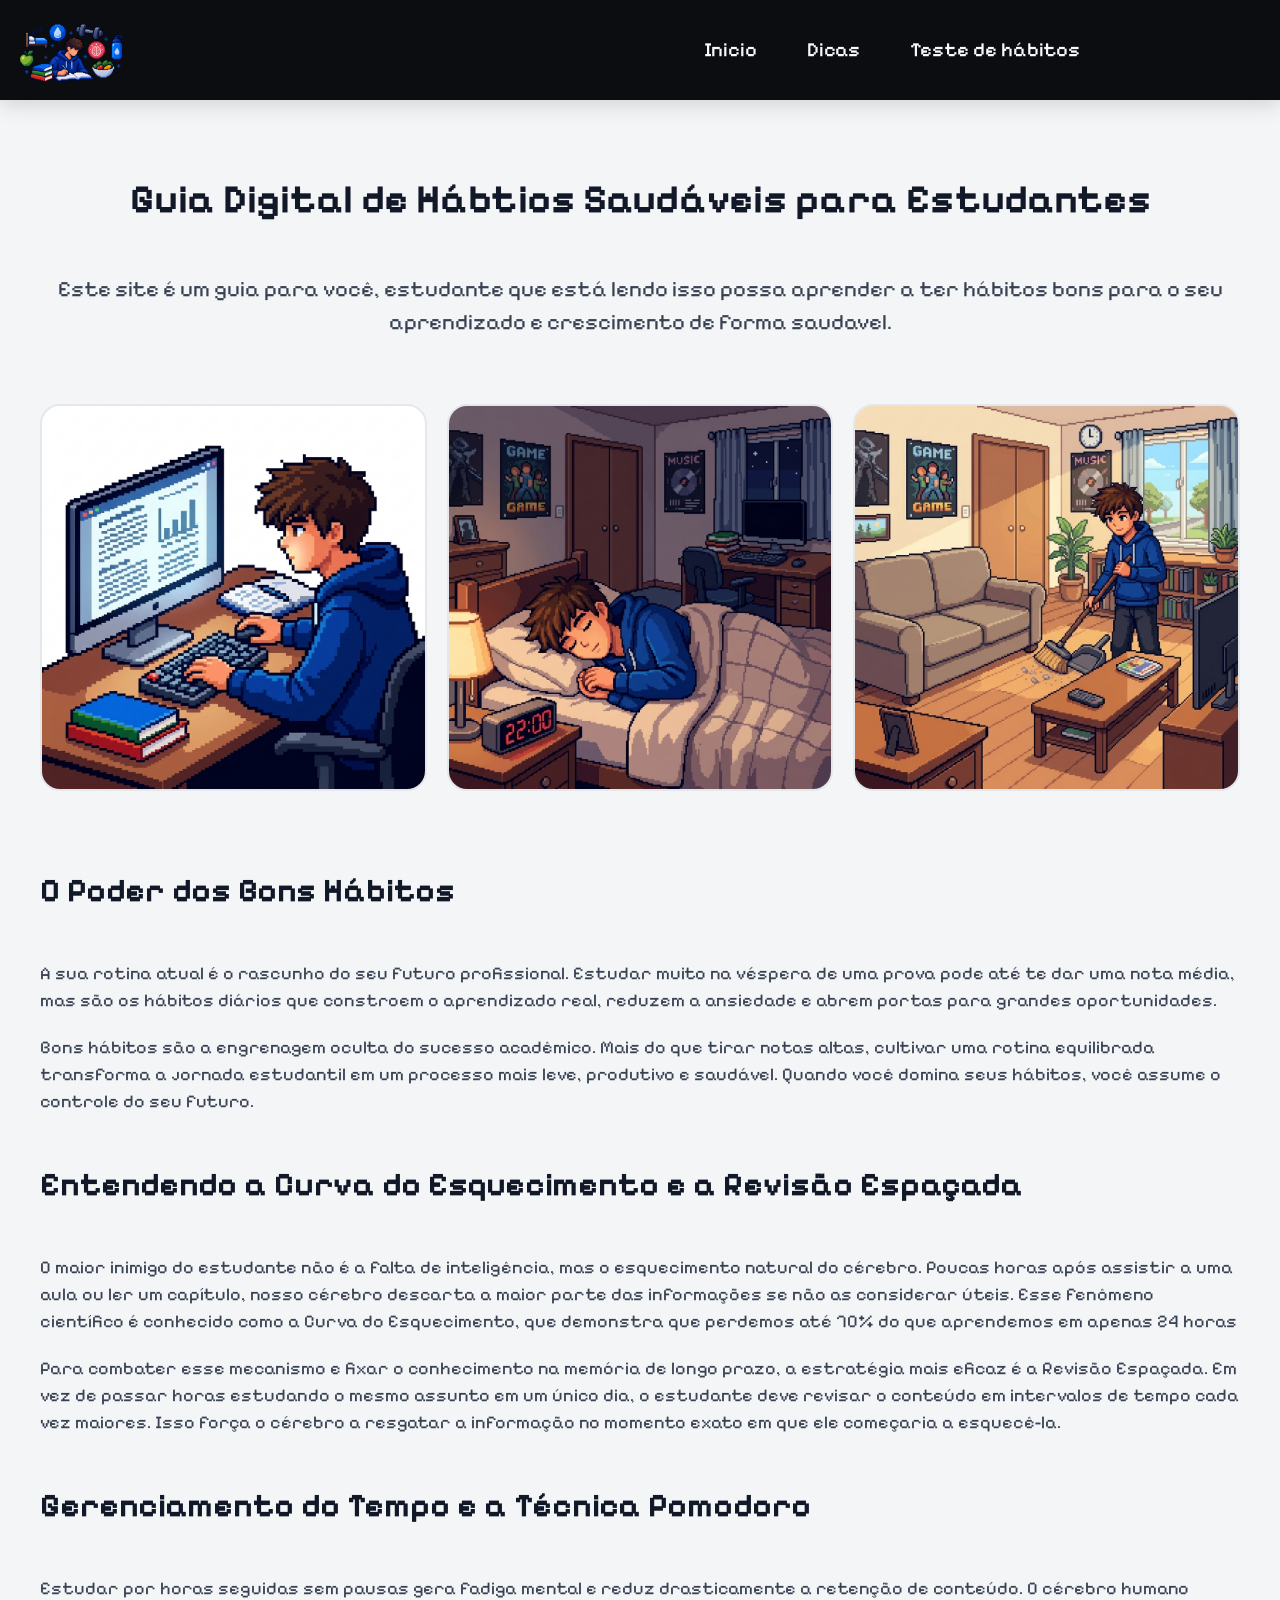
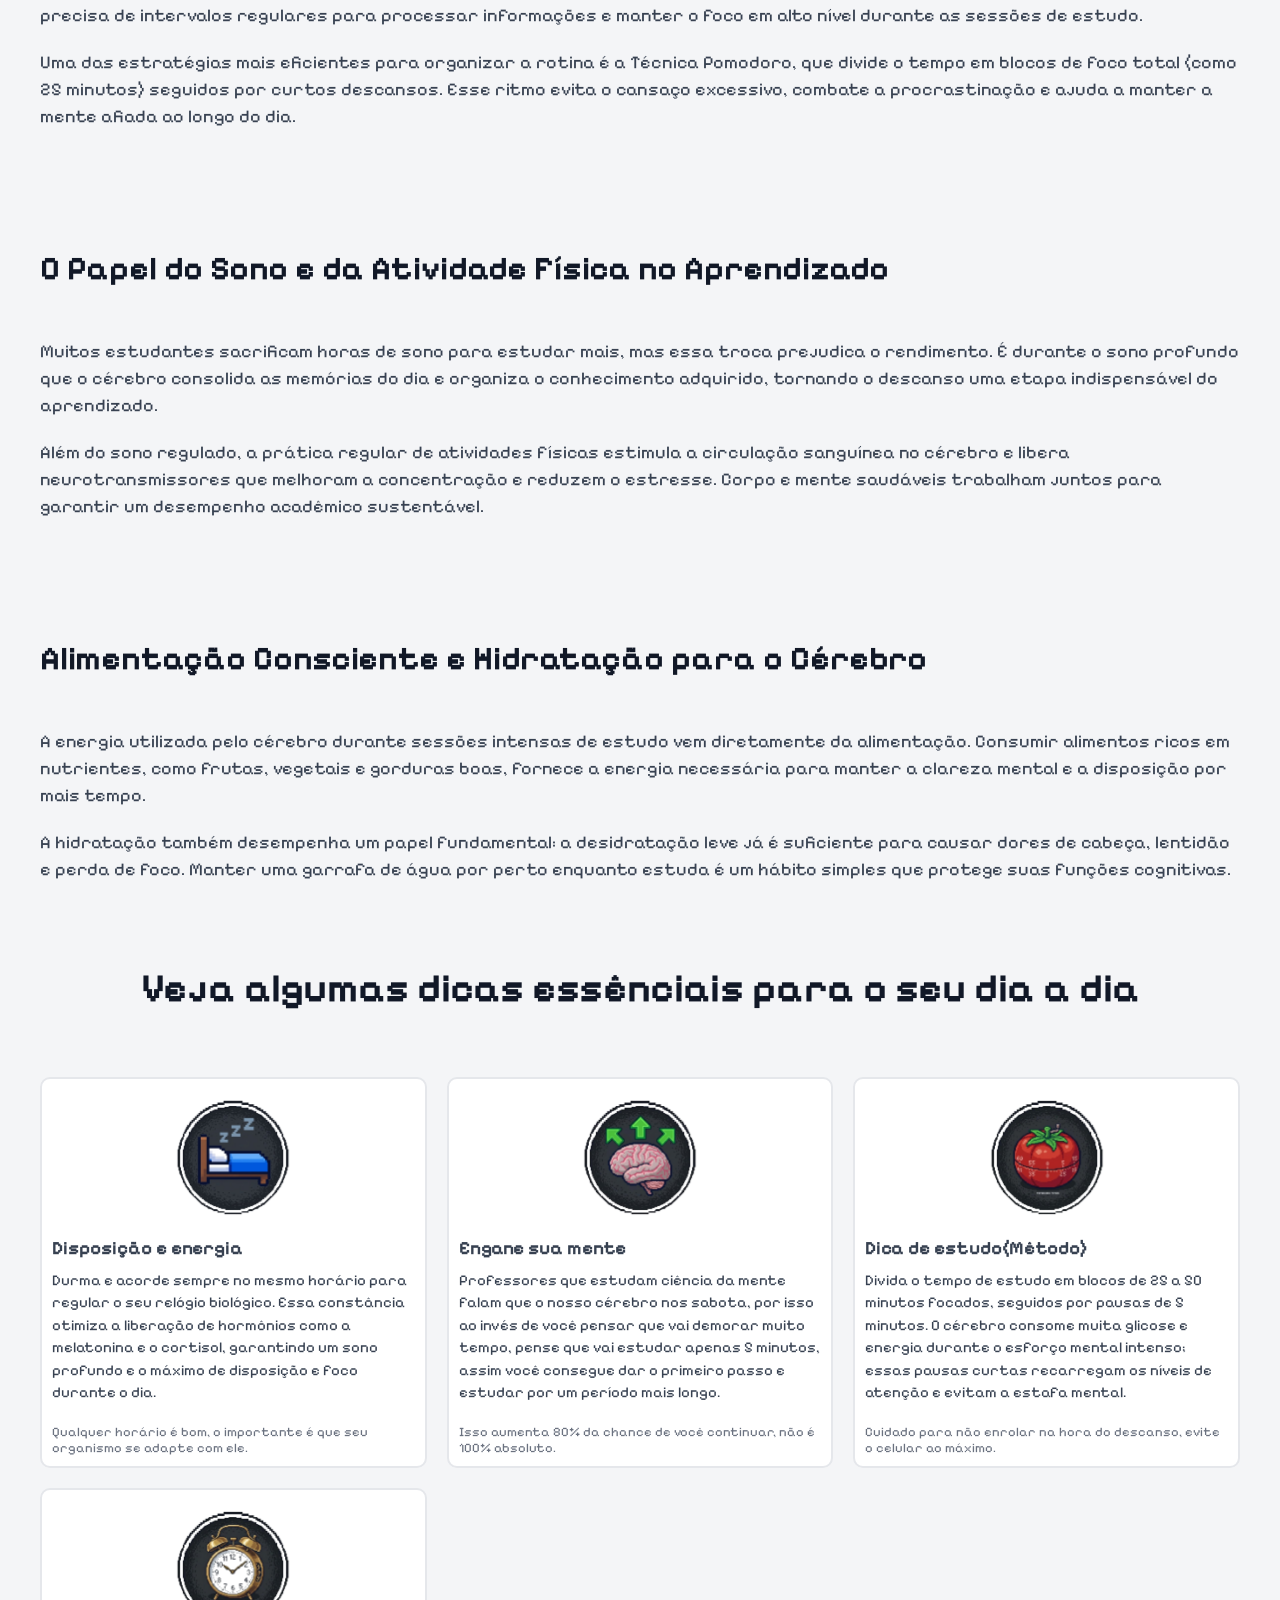
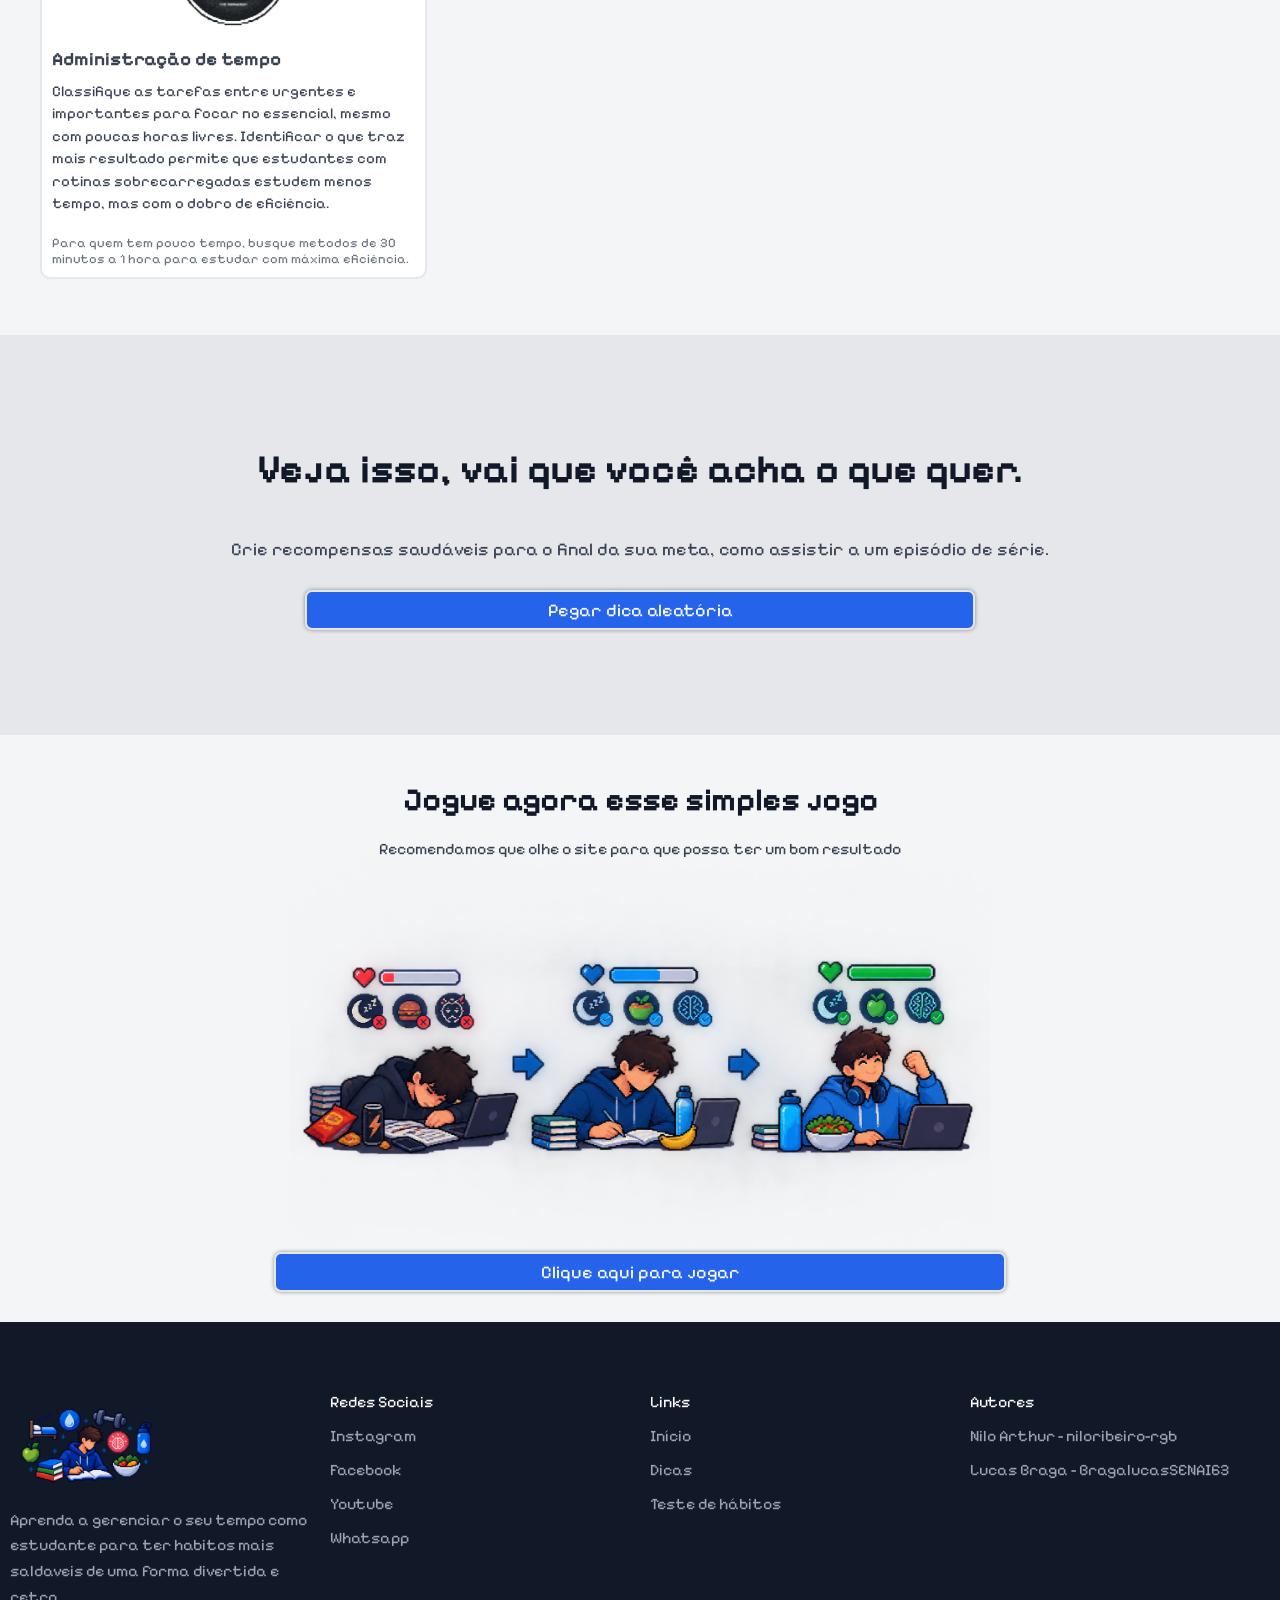
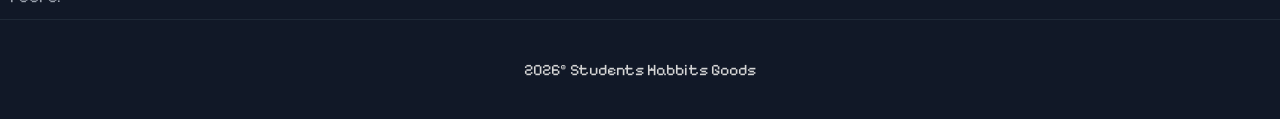
<file: index.html>
<!DOCTYPE html>
<html lang="pt-br">
<a href=""></a>
<head>
    <meta charset="UTF-8">
    <link rel="icon" type="image/*" href="assets/ImagemFinal.png">
    <meta name="viewport" content="width=device-width, initial-scale=1.0">
    <link rel="shortcut icon" href="favicon.ico" type="image/x-icon">
    <script src="js/linkagemAuto.js" defer></script>

    <title>Students Habbits Goods</title>
</head>

<body>
    <header>
    </header>

    <main>
        <div class="Sessao">
            <div class="titulo">
                <h1>Guia Digital de Hábtios Saudáveis para Estudantes</h1>
            </div>
            <div class="informacao">
                <p>Este site é um guia para você, estudante que está lendo isso possa aprender a ter hábitos bons para o
                    seu aprendizado e crescimento de forma saudavel.</p>
            </div>
            <div class="cards">
                <img src="assets/EstudanteEstudando.png" alt="imagem">
                <img src="assets/Dormindo no horario.png" alt="imagem">
                <img src="assets/EstudanteVarrendo.png" alt="imagem">
            </div>

            <div class="SessaoInformacoes">
                <div class="tituloGuia">
                    <h2>O Poder dos Bons Hábitos</h2>
                </div>
                <div class="textos">
                    <p>A sua rotina atual é o rascunho do seu futuro profissional. Estudar muito na véspera de uma prova
                        pode até te dar uma nota média, mas são os hábitos diários que constroem o aprendizado real,
                        reduzem a ansiedade e abrem portas para grandes oportunidades.</p>
                    <p>Bons hábitos são a engrenagem oculta do sucesso acadêmico. Mais do que tirar notas altas,
                        cultivar uma rotina equilibrada transforma a jornada estudantil em um processo mais leve,
                        produtivo e saudável. Quando você domina seus hábitos, você assume o controle do seu futuro.</p>
                </div>
                <div class="tituloGuia">
                    <h2>Entendendo a Curva do Esquecimento e a Revisão Espaçada</h2>
                </div>

                <div class="textos">
                    <p>O maior inimigo do estudante não é a falta de inteligência, mas o esquecimento natural do
                        cérebro. Poucas horas após assistir a uma aula ou ler um capítulo, nosso cérebro descarta a
                        maior parte das informações se não as considerar úteis. Esse fenômeno científico é conhecido
                        como a Curva do Esquecimento, que demonstra que perdemos até 70% do que aprendemos em apenas 24
                        horas</p>

                    <p>Para combater esse mecanismo e fixar o conhecimento na memória de longo prazo, a estratégia mais
                        eficaz é a Revisão Espaçada. Em vez de passar horas estudando o mesmo assunto em um único dia, o
                        estudante deve revisar o conteúdo em intervalos de tempo cada vez maiores. Isso força o cérebro
                        a resgatar a informação no momento exato em que ele começaria a esquecê-la.</p>
                </div>

                <div class="tituloGuia">
                    <h2>Gerenciamento do Tempo e a Técnica Pomodoro</h2>
                </div>
                <div class="textos">
                    <p>Estudar por horas seguidas sem pausas gera fadiga mental e reduz drasticamente a retenção de
                        conteúdo. O cérebro humano precisa de intervalos regulares para processar informações e manter o
                        foco em alto nível durante as sessões de estudo.</p>
                    <p>Uma das estratégias mais eficientes para organizar a rotina é a Técnica Pomodoro, que divide o
                        tempo em blocos de foco total (como 25 minutos) seguidos por curtos descansos. Esse ritmo evita
                        o cansaço excessivo, combate a procrastinação e ajuda a manter a mente afiada ao longo do dia.
                    </p>
                </div>
                ​<div class="tituloGuia">
                    <h2>O Papel do Sono e da Atividade Física no Aprendizado</h2>
                </div>
                <div class="textos">
                    <p>Muitos estudantes sacrificam horas de sono para estudar mais, mas essa troca prejudica o
                        rendimento. É durante o sono profundo que o cérebro consolida as memórias do dia e organiza o
                        conhecimento adquirido, tornando o descanso uma etapa indispensável do aprendizado.</p>
                    <p>Além do sono regulado, a prática regular de atividades físicas estimula a circulação sanguínea no
                        cérebro e libera neurotransmissores que melhoram a concentração e reduzem o estresse. Corpo e
                        mente saudáveis trabalham juntos para garantir um desempenho acadêmico sustentável.</p>
                </div>
                ​<div class="tituloGuia">
                    <h2>Alimentação Consciente e Hidratação para o Cérebro</h2>
                </div>
                <div class="textos">
                    <p>A energia utilizada pelo cérebro durante sessões intensas de estudo vem diretamente da
                        alimentação. Consumir alimentos ricos em nutrientes, como frutas, vegetais e gorduras boas,
                        fornece a energia necessária para manter a clareza mental e a disposição por mais tempo.</p>
                    <p>A hidratação também desempenha um papel fundamental: a desidratação leve já é suficiente para
                        causar dores de cabeça, lentidão e perda de foco. Manter uma garrafa de água por perto enquanto
                        estuda é um hábito simples que protege suas funções cognitivas.</p>
                </div>
            </div>
        </div>

        <div class="Sessao">
            <div class="titulo">
                <h1>Veja algumas dicas essênciais para o seu dia a dia</h1>
            </div>
            <div class="cards" id="containerCardDicas">
            </div>
        </div>

        <div class="Sessao" id="dicas">
            <div class="titulo">
                <h1>Veja isso, vai que você acha o que quer.</h1>
            </div>
            <div class="SessaoApenasColuna" id="SessaoDica">
            </div>
        </div>

        <div class="ContainerJogo">
            <h1>Jogue agora esse simples jogo</h1>
            <p>Recomendamos que olhe o site para que possa ter um bom resultado</p>
            <img src="assets/Tela do jogo.png" alt="imagem">
            <a href="Pagina/jogo.html">Clique aqui para jogar</a>
        </div>

    </main>

    <footer>
    </footer>

</body>

</html>
</file>
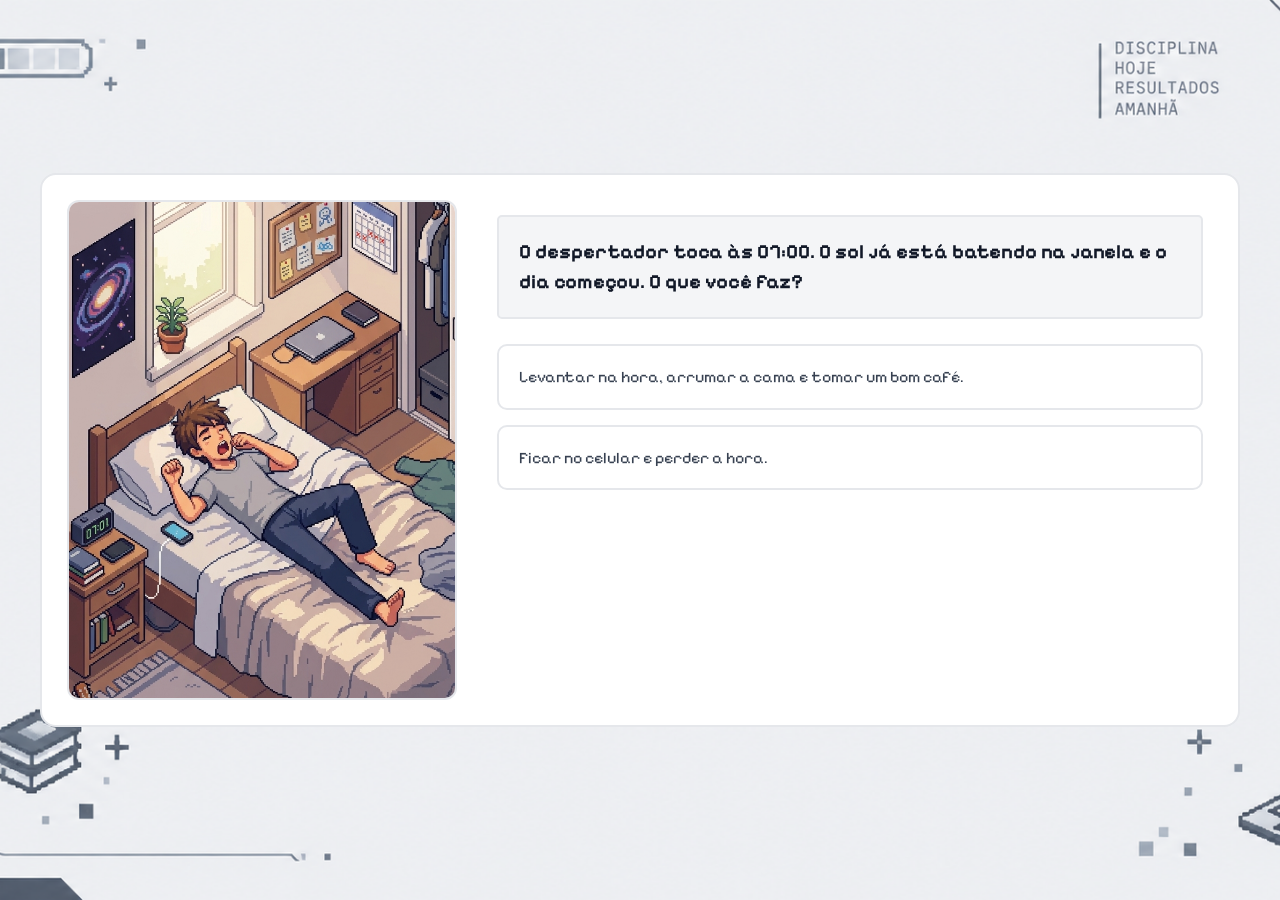
<file: Pagina/jogo.html>
<!DOCTYPE html>
<html lang="pt-br">

<head>
    <meta charset="UTF-8">
    <meta name="viewport" content="width=device-width, initial-scale=1.0">
    <link rel="stylesheet" href="../css/jogo.css">
    <script src="../js/jogo.js" defer></script>
    <title>Jogando</title>
</head>

<body>

    
    <div class="GameContainer" id="GameContainer">
        <div class="CenaContainer">
            <img src="../assets/imagemGame/cena1/EstudanteAcordando.jpg" alt="cena" id="imagemCena">
        </div>

        <div class="ContainerSituacao">
            <div class="Enunciado">
                <h3 id="situacao"></h3>
            </div>

            <div class="containerOpcoes" id="opcoes">
         
            </div>
        </div>
    </div>
</body>

</html>
</file>
<file: css/jogo.css>
@import url('https://fonts.googleapis.com/css2?family=Pixelify+Sans:wght@400..700&display=swap');

* {
    font-family: "Pixelify Sans", sans-serif;
    margin: 0;
    padding: 0;
    box-sizing: border-box;
}

:root {
    --fundo-body: #F4F5F7;
    --fundo-sessoes: #FFFFFF;
    --bordas: 2px solid #E5E7EB;
    --borda-hover: 2px solid rgb(35, 96, 177);
    --titulos: #111827;
    --textos: #374151;
    --textos-secundarios: #6B7280;
    --fundo-button: #2563EB;
    --texto-botao: #FFFFFF;
    --hover-botao: #1D4ED8;
    --links: #3B82F6;
    --fundo-header: #0c0d10;
    --texto-header-links: #F9FAFB;
}

body {
    background-image: url('../assets/imagemGame/fundoGame.png');
    background-repeat: no-repeat;
    background-size: cover;
    background-position: center;
    background-attachment: fixed;
    min-height: 100vh;
    display: flex;
    justify-content: center;
    align-items: center;
}

.GameContainer {
    width: 95%;
    max-width: 1200px;
    min-height: 450px;
    display: flex;
    justify-content: center;
    align-items: stretch;
    gap: 30px;
    padding: 25px;
    box-sizing: border-box;
    background-color: var(--fundo-sessoes);
    border: var(--bordas);
    border-radius: 16px;
}

.CenaContainer {
    width: 35%;
    min-width: 0;
    display: flex;
    justify-content: center;
    align-items: center;
}

.CenaContainer img {
    display: block;
    width: 100%;
    height: 100%;
    min-height: 400px;
    max-height: 500px;
    object-fit: cover;
    object-position: center;
    border-radius: 12px;
    border: var(--bordas);
}

.ContainerSituacao {
    width: 65%;
    display: flex;
    flex-direction: column;
    justify-content: flex-start;
    gap: 25px;
    padding: 15px 10px;
    text-align: left;
}


.Enunciado {
    padding: 20px;
    background-color: var(--fundo-body);
    border: var(--bordas);
    border-radius: 5px;
}

.Enunciado h3 {
    margin: 0;
    color: var(--titulos);
    font-size: 20px;
    line-height: 1.5;
}


.containerOpcoes {
    display: flex;
    flex-direction: column;
    gap: 15px;
}


.containerOpcoes p {
    margin: 0;
    padding: 18px 20px;
    background-color: var(--fundo-sessoes);
    color: var(--textos);
    border: var(--bordas);
    border-radius: 10px;
    font-size: 1rem;
    line-height: 1.6;
    cursor: pointer;
    transition: 0.5s;
}

.containerOpcoes p:hover {
    border: var(--borda-hover);
    transform: translateY(-2px);
    transform: rotate(1.2deg);
}

.ContainerResultado{
    width: 75%;
    min-height: 100px;
    display: flex;
    flex-direction: column;
    align-items: center;
    padding: 30px;
}
.ConteudoTop{
    width: 100%;
    height: 50%;
    display: flex;
    gap: 40px;
    justify-content: center;
    align-items: center;
}
.ConteudoTop .imagemStatusRosto{
    width: 30%;
    height: 100%;
    display: flex;
    justify-content: center;
    align-items: center;
}
.ConteudoTop .imagemStatusRosto img{
    width: 100%;
    height: auto;
    object-fit: cover;
}
.ConteudoTop .textos{
    width: 70%;
    height: 100%;
    display: flex;
    flex-direction: column;
    justify-content: flex-start;
    gap: 30px;
}
.ConteudoTop .textos h1{
   color: var(--titulos);
}
.ConteudoTop .textos p{
    color: var(--textos);
}

.ConteudoEmbaixo{
    width: 100%;
    height: 50%;
    justify-content: flex-start ;
    align-items: center;
    display: flex;
}
.ConteudoEmbaixo img{
    width: 50%;
    height: auto;
    object-fit: cover;
}

@media(max-width:400px) {
    .ContainerJogo img {
        width: 100%;
    }
}

@media(max-width: 850px) {
    .ContainerJogo img {
        width: 80vw;
    }
}
</file>
